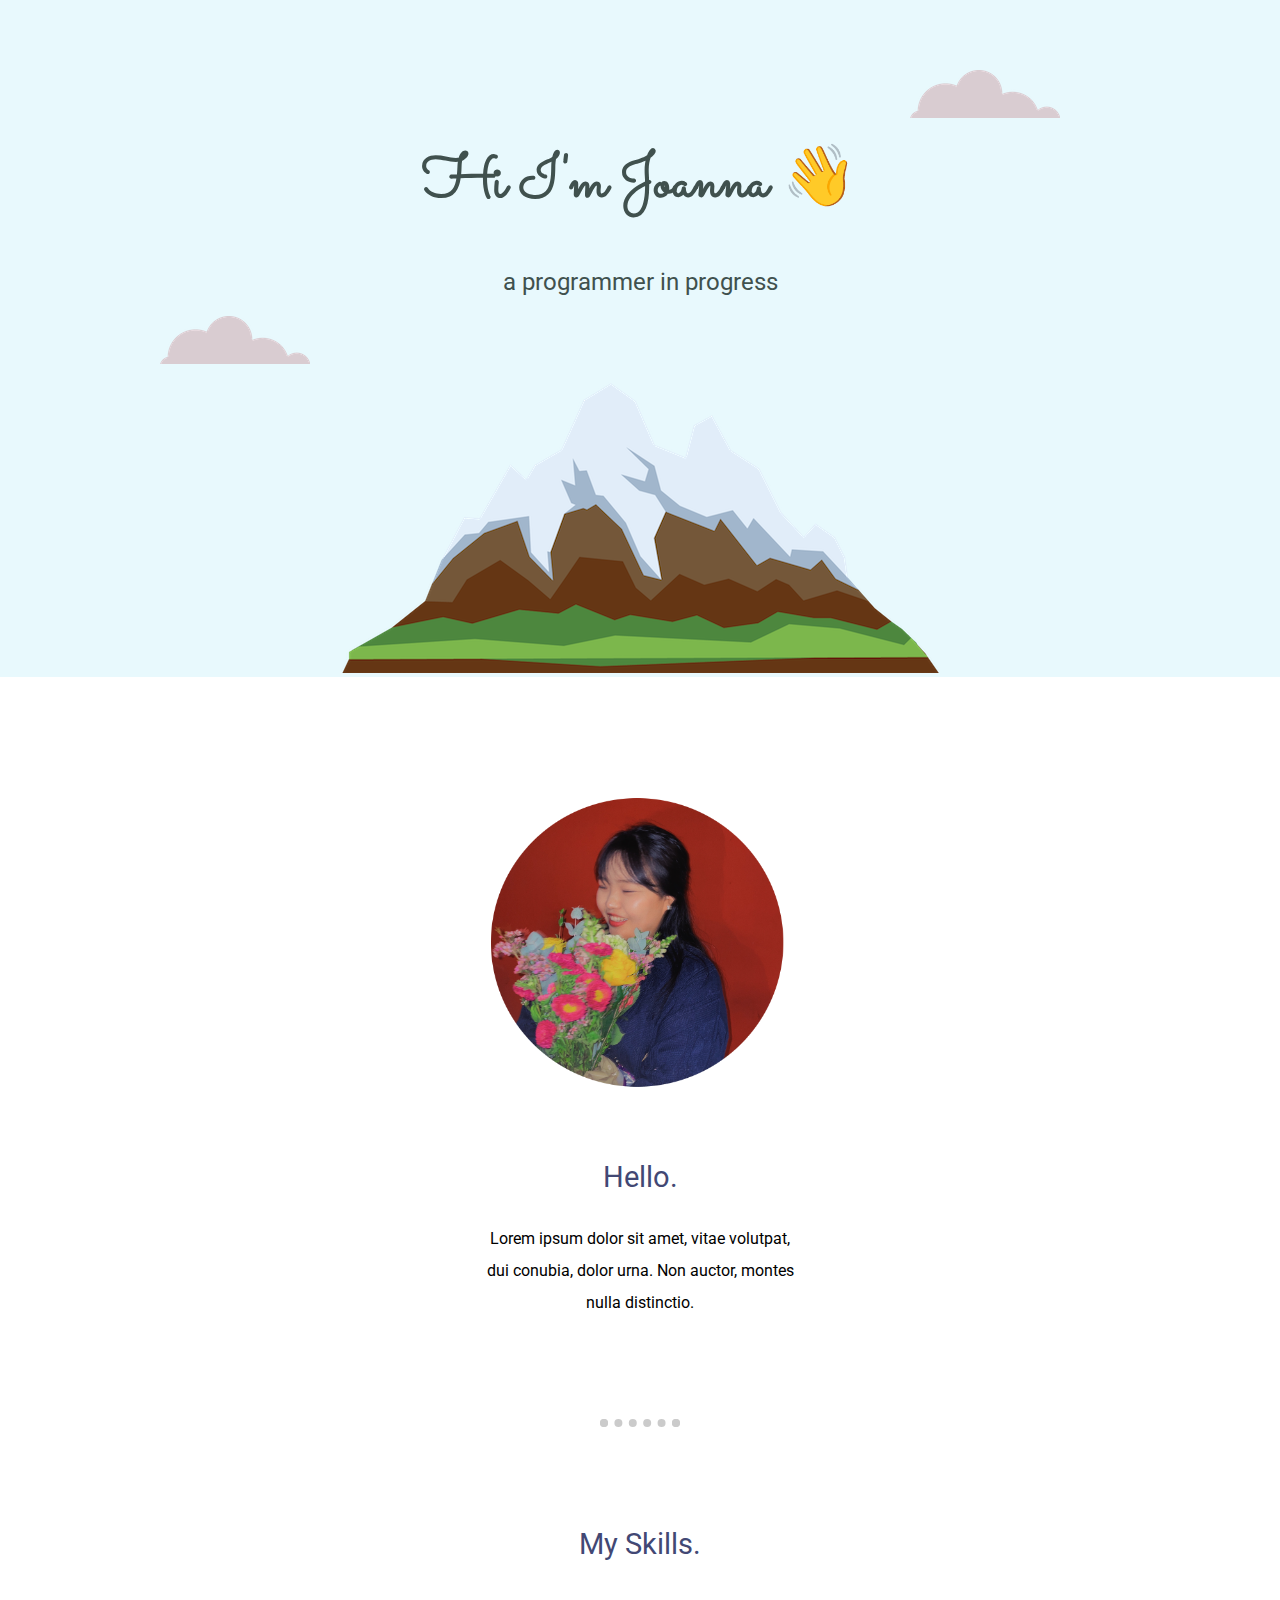
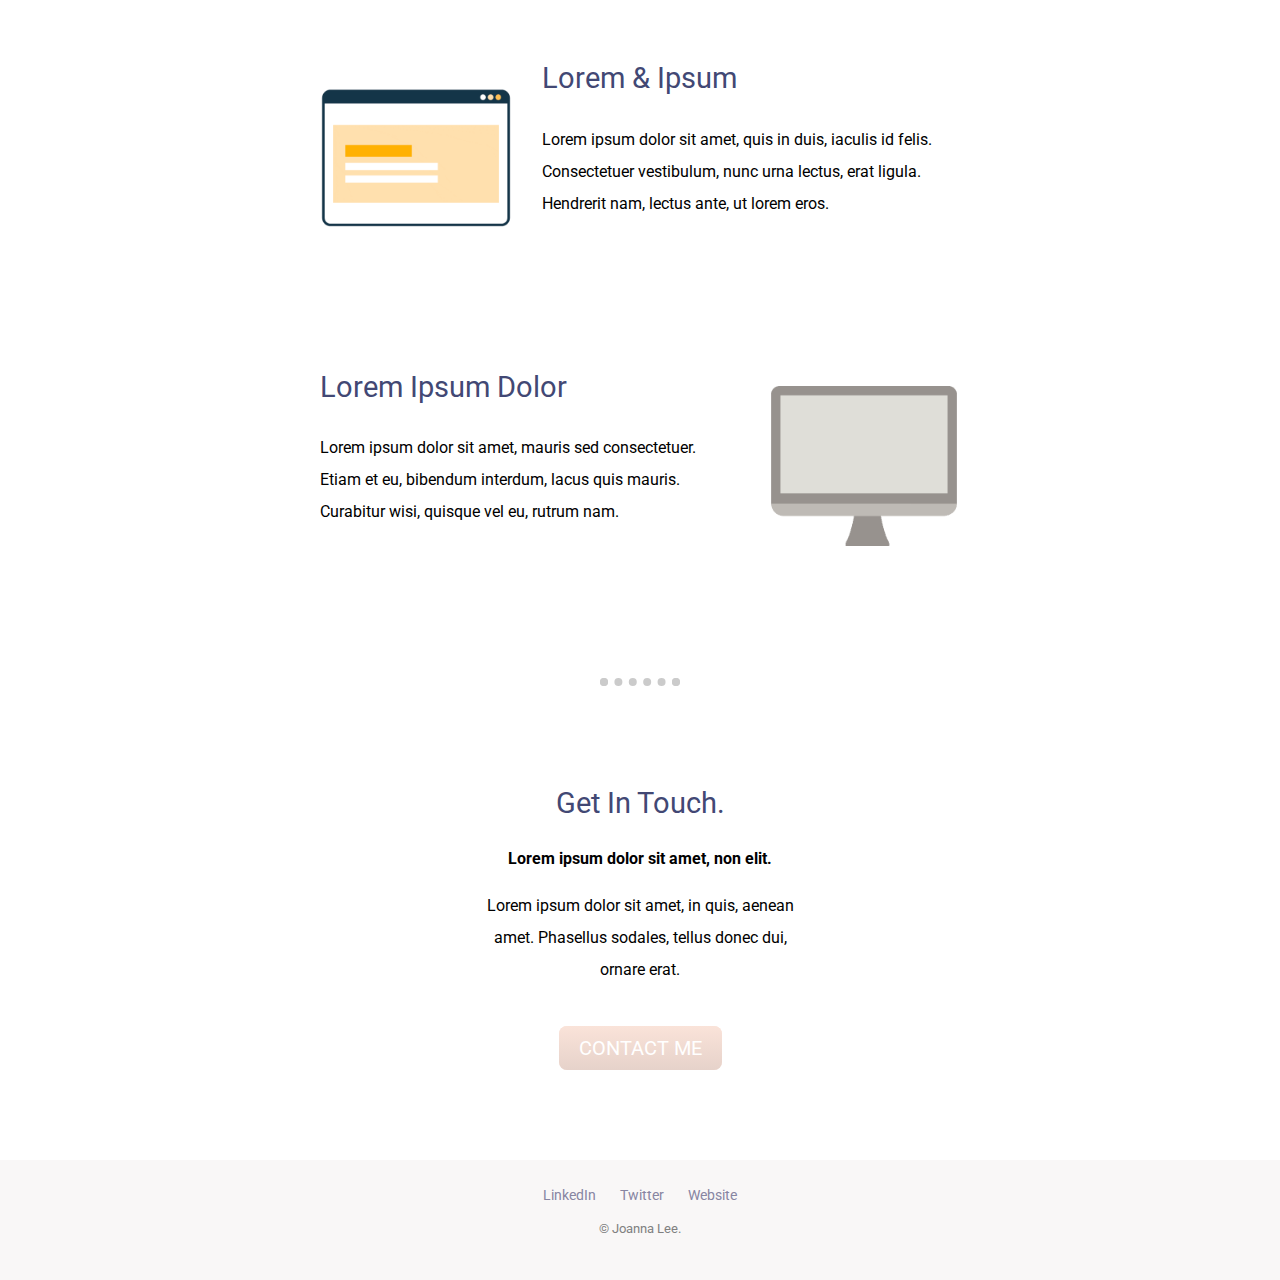
<file: index.html>
<!DOCTYPE html>
<html lang="en" dir="ltr">
  <head>
    <meta charset="utf-8">
    <title>Joanna Lee</title>
    <link rel="stylesheet" href="css/styles.css">
    <link rel="preconnect" href="https://fonts.googleapis.com">
    <link rel="preconnect" href="https://fonts.gstatic.com" crossorigin>
    <link href="https://fonts.googleapis.com/css2?family=Roboto&family=Sacramento&display=swap" rel="stylesheet">
  </head>

  <body>
    <div class="top-container">
      <img class="top-image" src="images/cloud.png" alt="cloud-image">
      <h1>Hi I'm Joanna 👋</h1>
      <h2>a programmer in progress</h2>
      <img class="bottom-image" src="images/cloud.png" alt="cloud-image">
      <img class="mountain-image" src="images/mountain.png" alt="mountain-image">
    </div>

    <div class="middle-container">
      <div class="profile">
        <img class= "profile-image" src="images\KakaoTalk_20220428_120545480.png" alt="profile-picture">
        <h3>Hello.</h3>
        <p class="introduction">Lorem ipsum dolor sit amet, vitae volutpat, dui conubia, dolor urna. Non auctor, montes nulla distinctio.</p>
      </div>
      <hr>
      <div class="skills">
        <h3>My Skills.</h3>
        <div class="skill-row">
          <img class="skill-image1" src="images\giphy.gif" alt="">
          <h3>Lorem & Ipsum</h3>
          <p>Lorem ipsum dolor sit amet, quis in duis, iaculis id felis. Consectetuer vestibulum, nunc urna lectus, erat ligula. Hendrerit nam, lectus ante, ut lorem eros.</p>
        </div>
        <div class="skill-row">
          <img class="skill-image2" src="images\giph.gif" alt="">
          <h3>Lorem Ipsum Dolor</h3>
          <p>Lorem ipsum dolor sit amet, mauris sed consectetuer. Etiam et eu, bibendum interdum, lacus quis mauris. Curabitur wisi, quisque vel eu, rutrum nam.</p>
        </div>
      </div>
      <hr>

      <div class="contact-me">
        <h3>Get In Touch.</h3>
        <h4>Lorem ipsum dolor sit amet, non elit.</h4>
        <p class="contact-intro">Lorem ipsum dolor sit amet, in quis, aenean amet. Phasellus sodales, tellus donec dui, ornare erat.</p>
        <a class="btn" href="mailto:leedy1995@gmail.com">CONTACT ME</a>
      </div>
    </div>


    <div class="bottom-container">
      <a class="footer-link" href="https://www.linkedin.com/">LinkedIn</a>
      <a class="footer-link" href="https://twitter.com/">Twitter</a>
      <a class="footer-link" href="https://www.appbrewery.co/">Website</a>
      <p class="last">© Joanna Lee.</p>
    </div>

  </body>

</html>
</file>
<file: css/styles.css>
body {
  margin: 0;
  position: relative;
  text-align: center;
}

hr {
  width: 5%;
  border: 8px dotted grey;
  opacity: 0.4;
  border-top: 0;
  margin: 100px auto 100px auto;
}

h1 {
  font-family: 'Sacramento', cursive;
  font-size: 3.75rem;
  color: #40514E;
}

h2 {
  font-size: 1.5rem;
  color: #40514E;
  font-weight: normal;
}

h3 {
  color: #424874;
  font-size: 1.8em;
  font-family: 'Roboto', sans-serif;
  font-weight: normal;
}

a {
  color: #8785A2;
}

p {
  line-height: 2;
}

.top-container {
  background-color: #E8F9FD;
  text-align: center;
  font-family: 'Roboto', sans-serif;
  padding-top: 100px;
}

.introduction{
  width: 25%;
  margin: auto;
}

.middle-container {
  background-color: white;
  font-family: 'Roboto', sans-serif;
}

.bottom-container {
  background-color: #F9F7F7;
  padding: 25px;
  margin: auto;
  font-family: 'Roboto', sans-serif;
}

.last{
  color: grey;
  font-size: 0.8em;
}

.footer-link{
  font-size: 0.85em;
  margin-left: 10px;
  margin-right: 10px;
  text-decoration: none;
}

.top-image {
  display: inline-block;
  position: absolute;
  top: 70px;
  right: 220px;
}

.mountain-image {
  display: inline-block;
  position: relative;
}

.bottom-image {
  display: inline-block;
  position: absolute;
  left: 160px;
}

.skills{
  margin-bottom: 11%;
}

.skill-row {
  width: 50%;
  margin: 100px auto 150px auto;
  text-align: left;
}

.skill-image1{
  width: 30%;
  float: left;
  margin-right: 30px;
}

.skill-image2{
  width: 30%;
  float: right;
  margin-left: 30px;
}

.profile-image{
  margin: 100px auto 30px auto;
  width: 25%;
}

.contact-intro{
  width: 25%;
  margin: 1px auto 50px auto;
}

.contact-me{
  padding-bottom: 100px;
}

.btn {
  background: #FAE3D9;
  background-image: -webkit-linear-gradient(top, #FAE3D9, #e6d2ca);
  background-image: -moz-linear-gradient(top, #FAE3D9, #e6d2ca);
  background-image: -ms-linear-gradient(top, #FAE3D9, #e6d2ca);
  background-image: -o-linear-gradient(top, #FAE3D9, #e6d2ca);
  background-image: linear-gradient(to bottom, #FAE3D9, #e6d2ca);
  -webkit-border-radius: 8;
  -moz-border-radius: 8;
  border-radius: 8px;
  font-family: 'Roboto', sans-serif;
  color: #ffffff;
  font-size: 20px;
  padding: 10px 20px 10px 20px;
  text-decoration: none;
}

.btn:hover {
  background: #FAE3D9;
  background-image: -webkit-linear-gradient(top, #FAE3D9, #FAE3D9);
  background-image: -moz-linear-gradient(top, #FAE3D9, #FAE3D9);
  background-image: -ms-linear-gradient(top, #FAE3D9, #FAE3D9);
  background-image: -o-linear-gradient(top, #FAE3D9, #FAE3D9);
  background-image: linear-gradient(to bottom, #FAE3D9, #FAE3D9);
  text-decoration: none;
}

.footer-link:hover{
  color: black;
}
</file>
